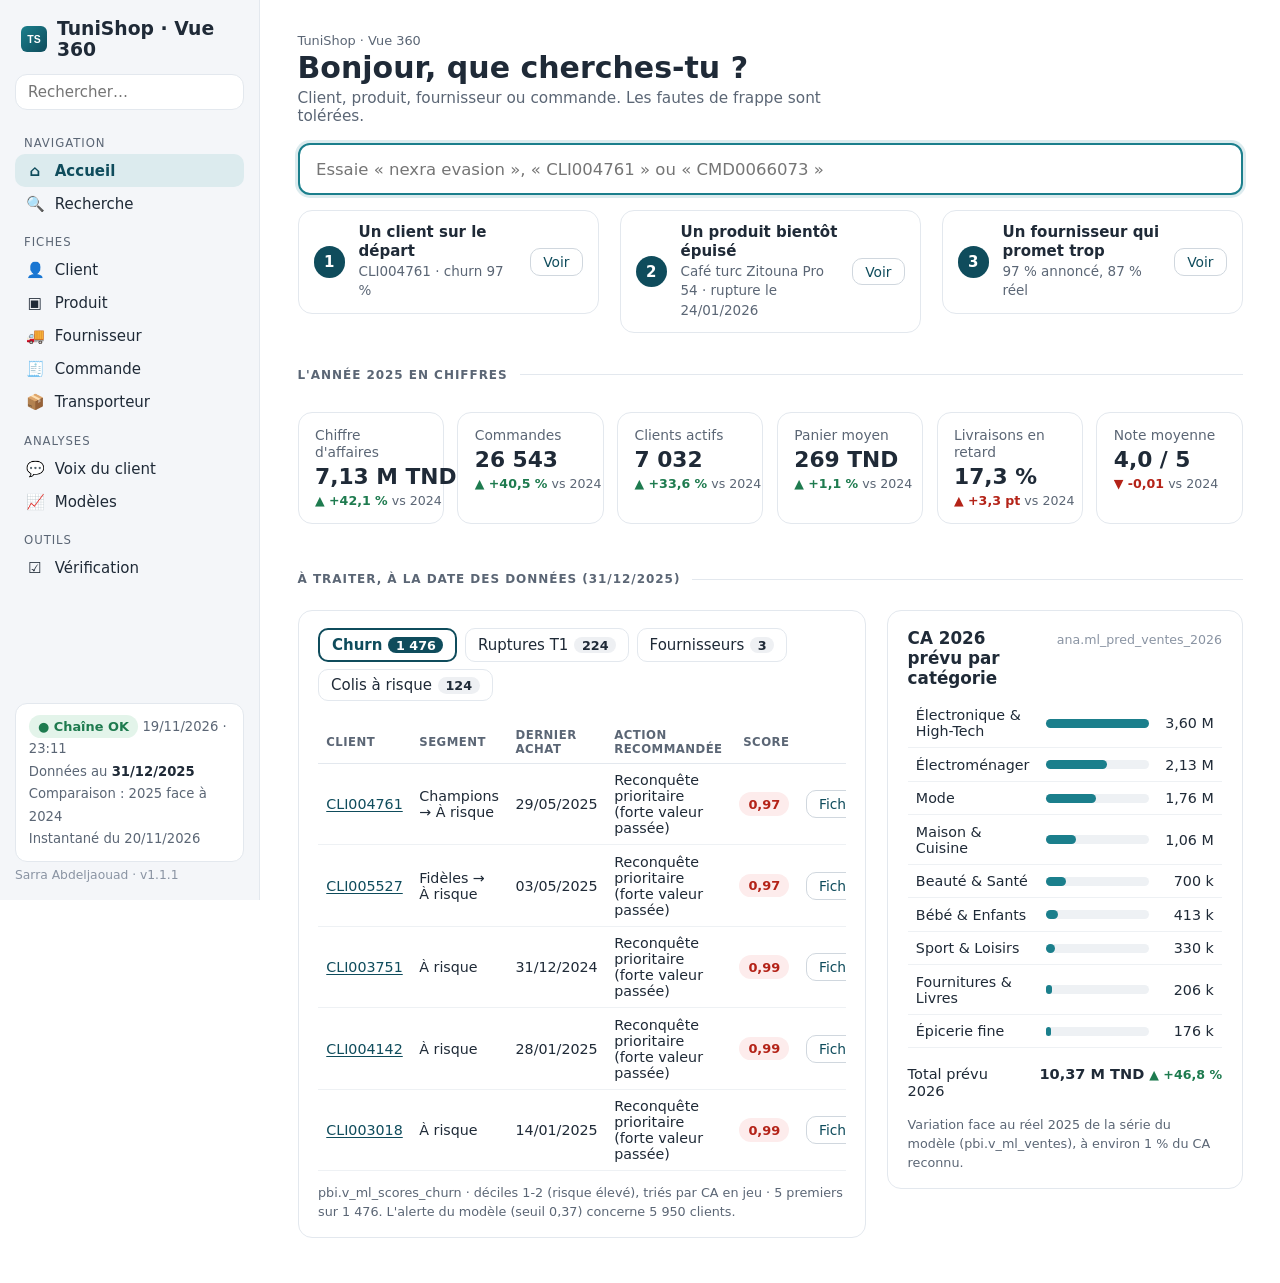
<file: site/index.html>
<!DOCTYPE html>
<html lang="fr">
<head>
<meta charset="utf-8">
<meta name="viewport" content="width=device-width, initial-scale=1">
<title>Accueil · TuniShop · Vue 360</title>
<link rel="icon" href="assets/icone_tunishop.svg" type="image/svg+xml">
<link rel="stylesheet" href="css/tunishop-theme.css">
<link rel="stylesheet" href="css/complements.css">
</head>
<body>
<noscript>Cette plateforme a besoin de JavaScript.</noscript>
<script type="module" src="js/pages/accueil.js"></script>
</body>
</html>
</file>
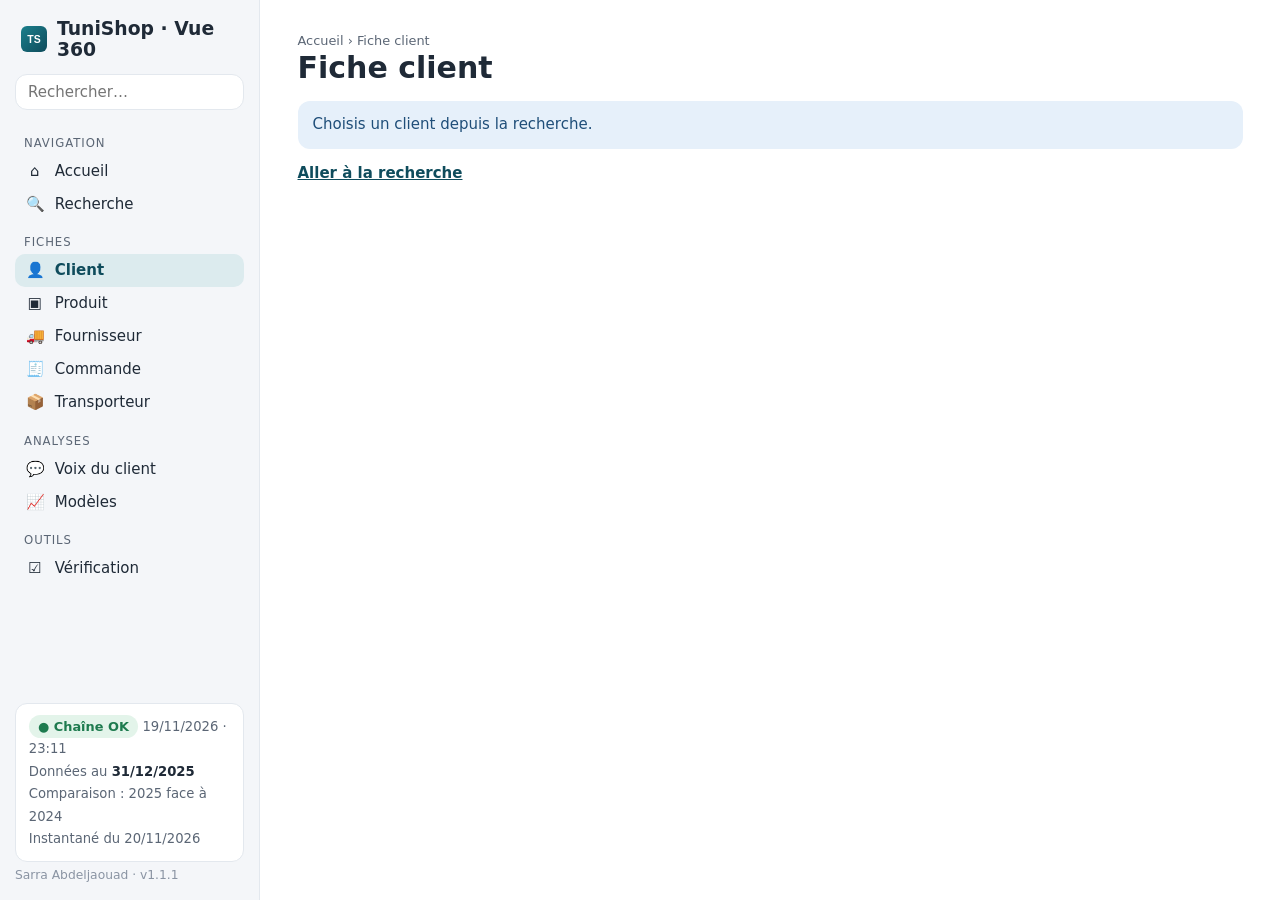
<file: site/client.html>
<!DOCTYPE html>
<html lang="fr">
<head>
<meta charset="utf-8">
<meta name="viewport" content="width=device-width, initial-scale=1">
<title>Client · TuniShop · Vue 360</title>
<link rel="icon" href="assets/icone_tunishop.svg" type="image/svg+xml">
<link rel="stylesheet" href="css/tunishop-theme.css">
<link rel="stylesheet" href="css/complements.css">
</head>
<body>
<noscript>Cette plateforme a besoin de JavaScript.</noscript>
<script type="module" src="js/pages/client.js"></script>
</body>
</html>
</file>
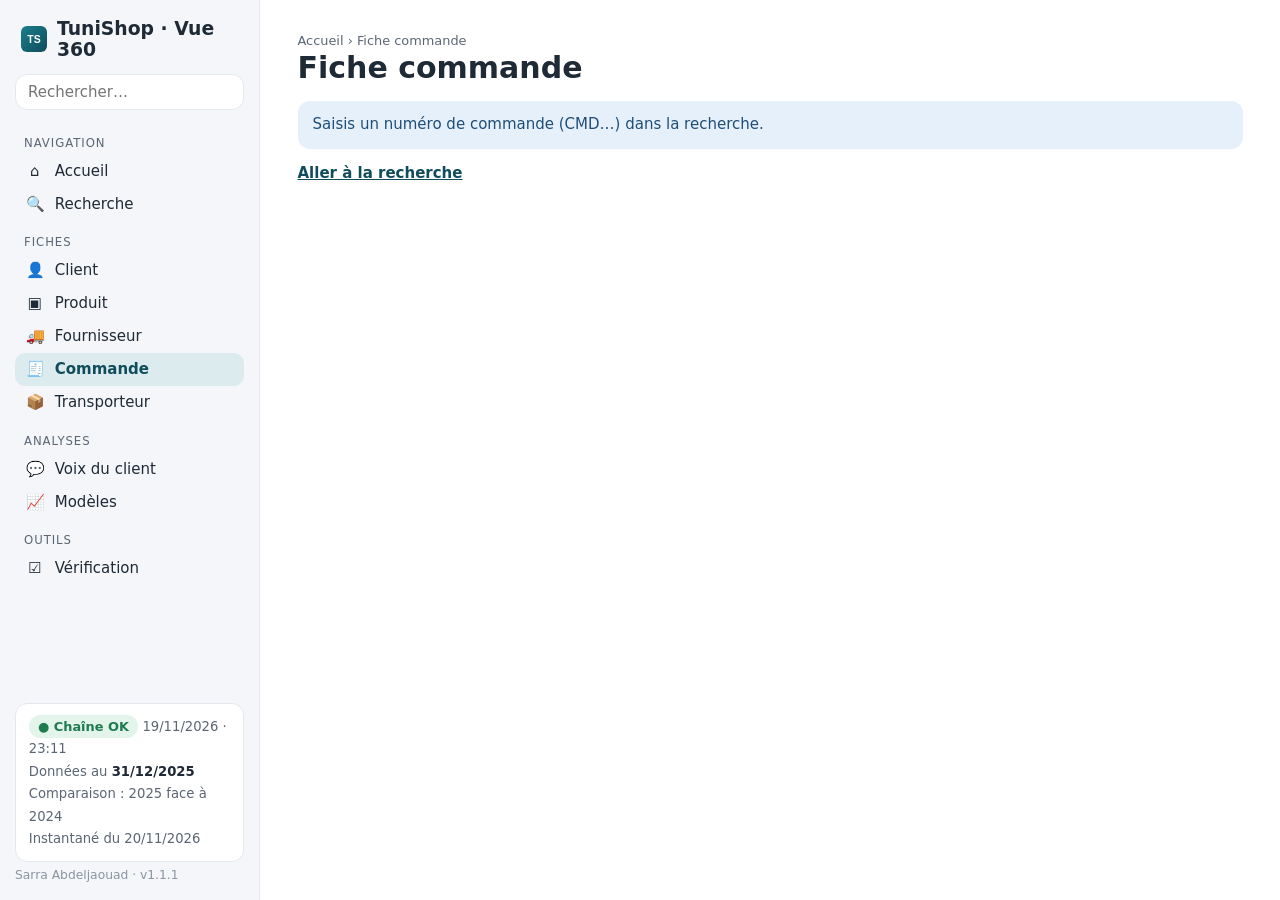
<file: site/commande.html>
<!DOCTYPE html>
<html lang="fr">
<head>
<meta charset="utf-8">
<meta name="viewport" content="width=device-width, initial-scale=1">
<title>Commande · TuniShop · Vue 360</title>
<link rel="icon" href="assets/icone_tunishop.svg" type="image/svg+xml">
<link rel="stylesheet" href="css/tunishop-theme.css">
<link rel="stylesheet" href="css/complements.css">
</head>
<body>
<noscript>Cette plateforme a besoin de JavaScript.</noscript>
<script type="module" src="js/pages/commande.js"></script>
</body>
</html>
</file>
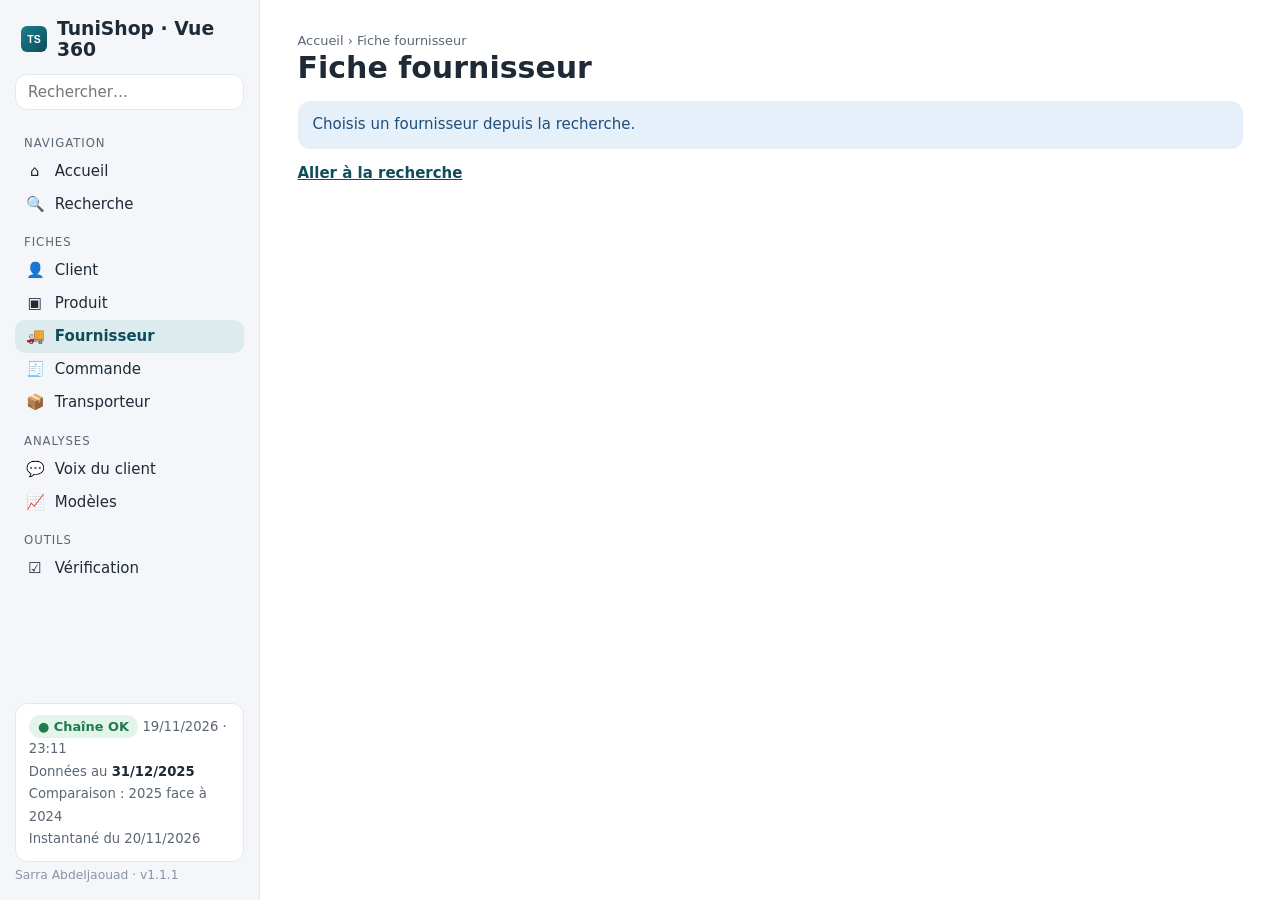
<file: site/fournisseur.html>
<!DOCTYPE html>
<html lang="fr">
<head>
<meta charset="utf-8">
<meta name="viewport" content="width=device-width, initial-scale=1">
<title>Fournisseur · TuniShop · Vue 360</title>
<link rel="icon" href="assets/icone_tunishop.svg" type="image/svg+xml">
<link rel="stylesheet" href="css/tunishop-theme.css">
<link rel="stylesheet" href="css/complements.css">
</head>
<body>
<noscript>Cette plateforme a besoin de JavaScript.</noscript>
<script type="module" src="js/pages/fournisseur.js"></script>
</body>
</html>
</file>
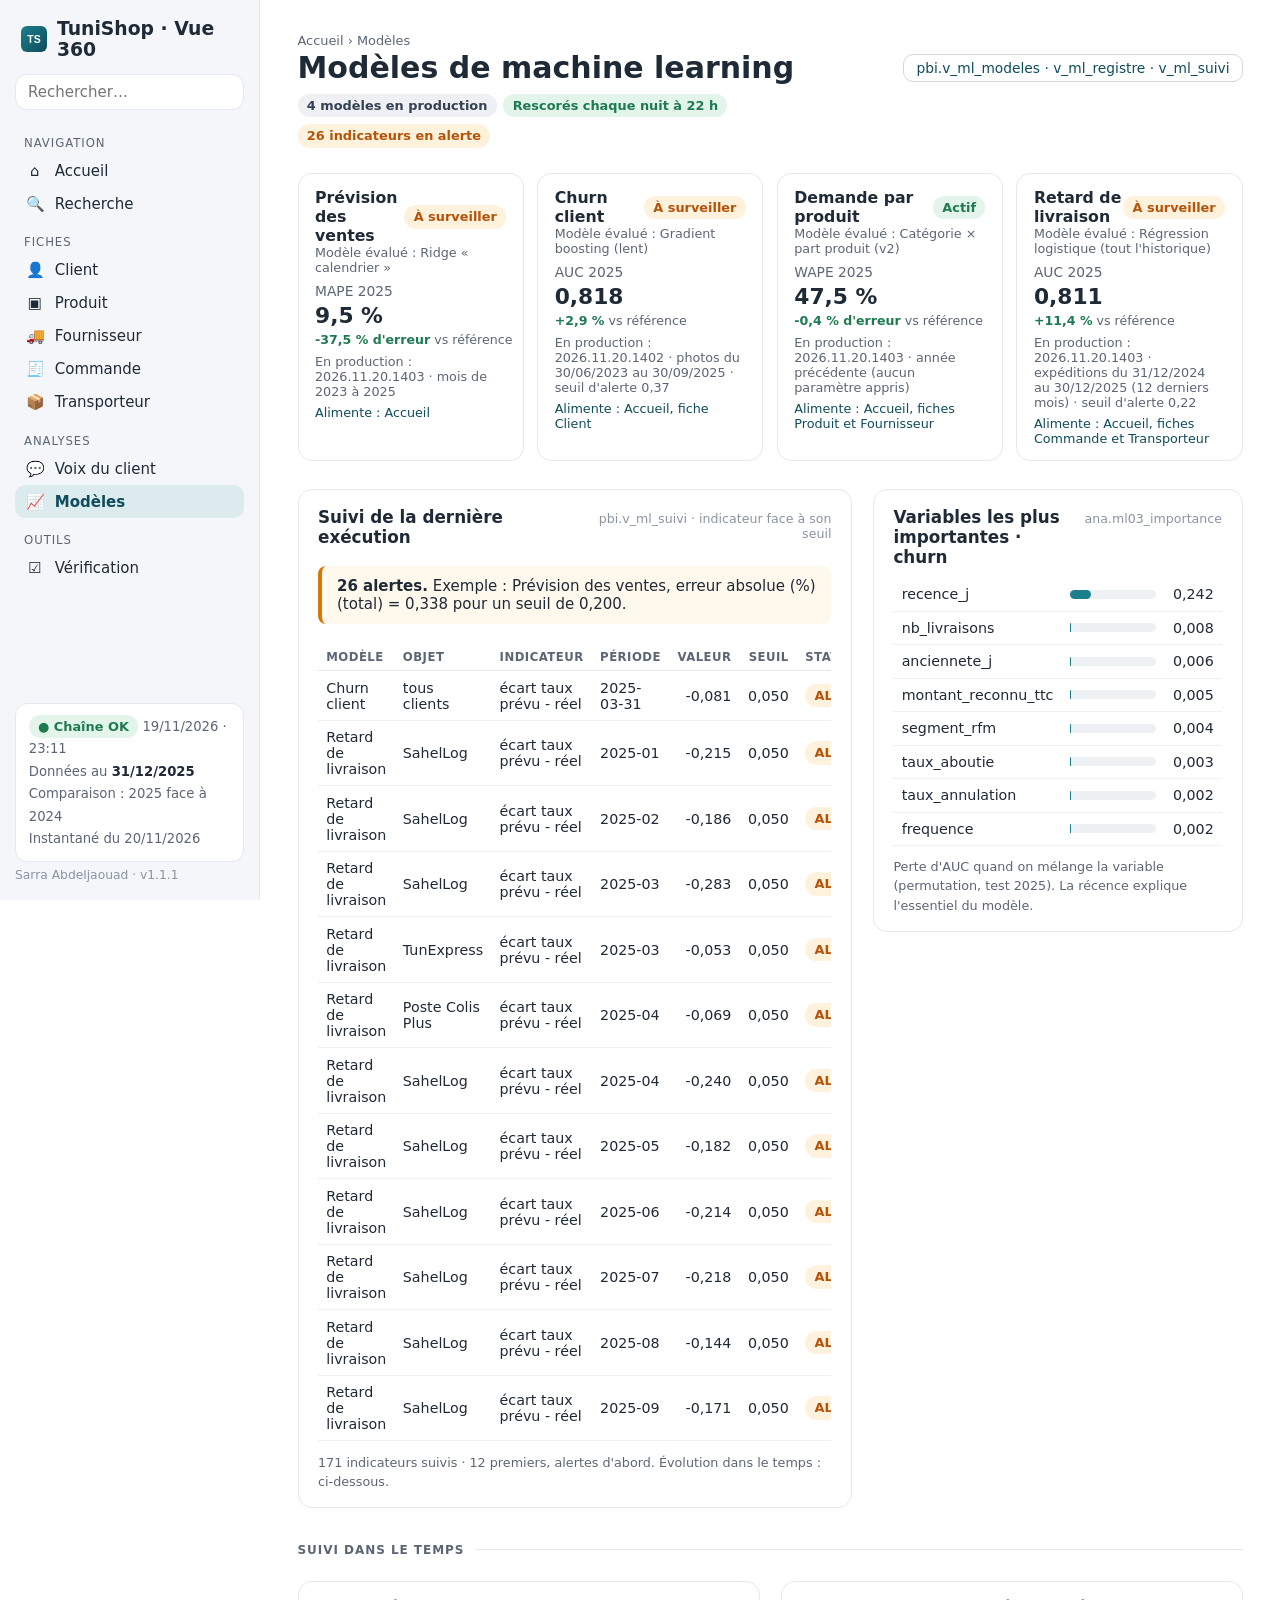
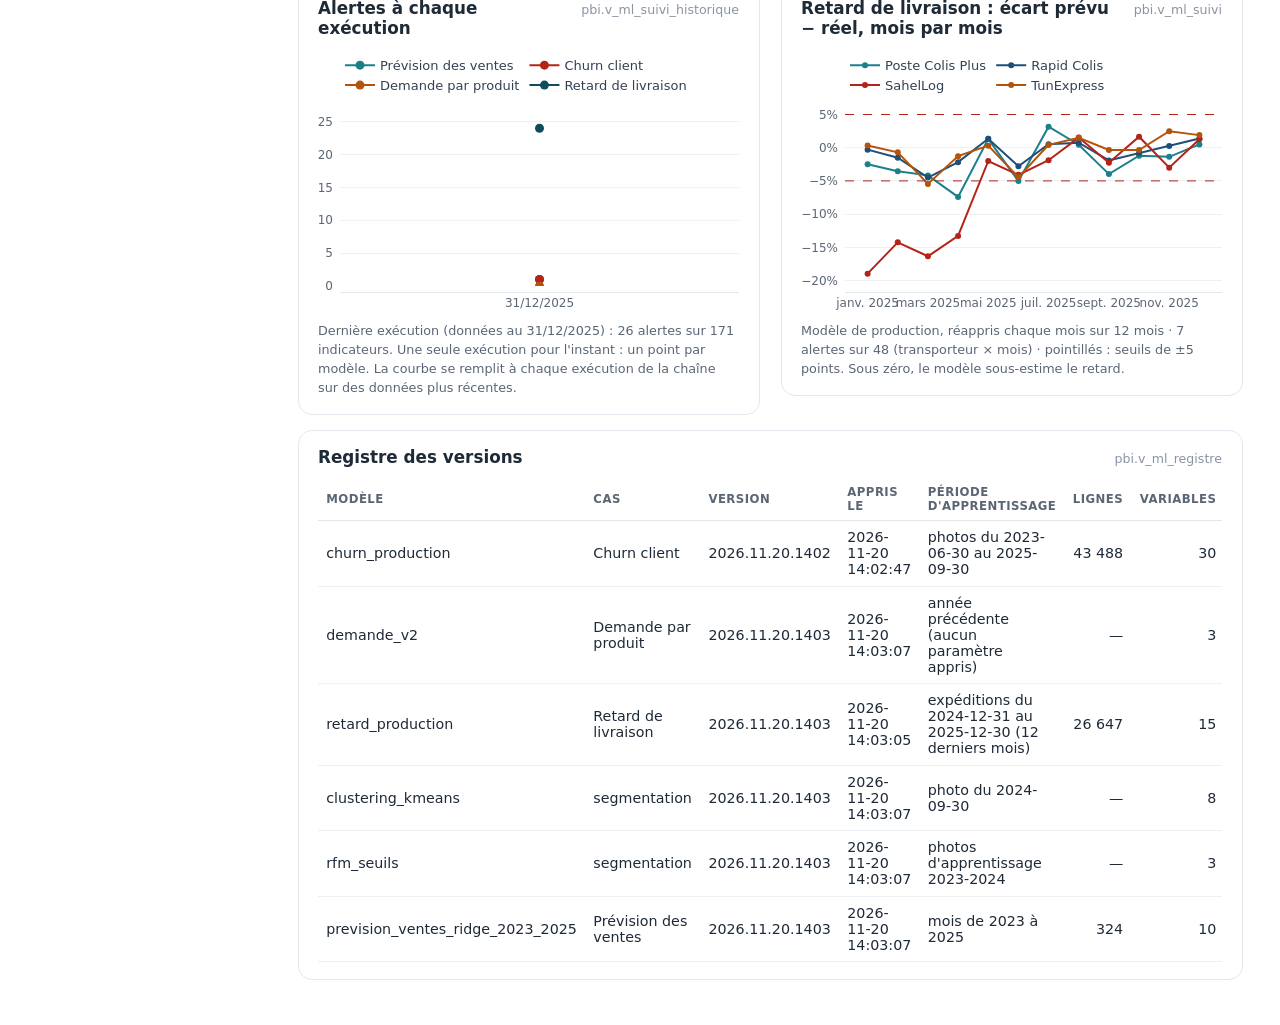
<file: site/modeles.html>
<!DOCTYPE html>
<html lang="fr">
<head>
<meta charset="utf-8">
<meta name="viewport" content="width=device-width, initial-scale=1">
<title>Modèles · TuniShop · Vue 360</title>
<link rel="icon" href="assets/icone_tunishop.svg" type="image/svg+xml">
<link rel="stylesheet" href="css/tunishop-theme.css">
<link rel="stylesheet" href="css/complements.css">
</head>
<body>
<noscript>Cette plateforme a besoin de JavaScript.</noscript>
<script type="module" src="js/pages/modeles.js"></script>
</body>
</html>
</file>
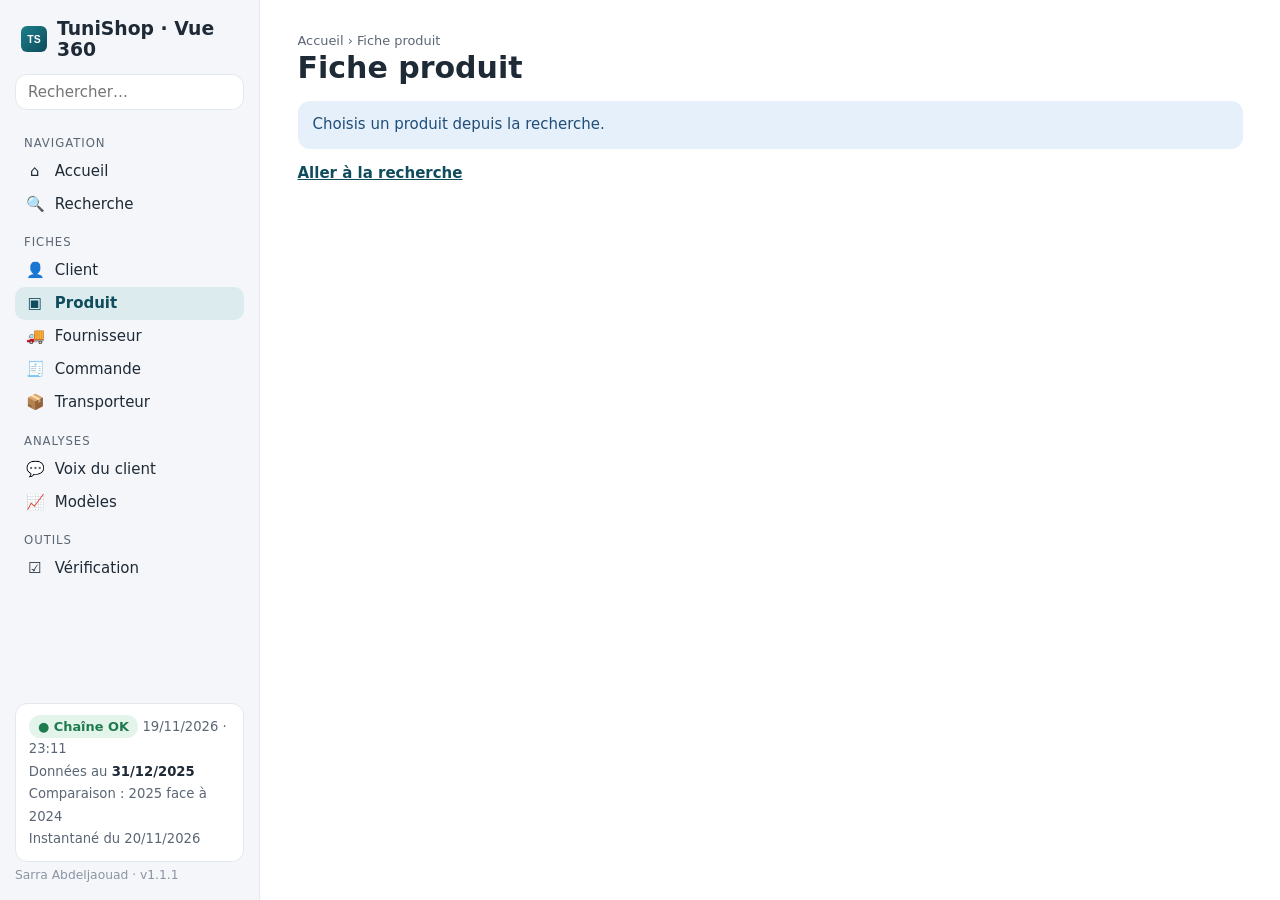
<file: site/produit.html>
<!DOCTYPE html>
<html lang="fr">
<head>
<meta charset="utf-8">
<meta name="viewport" content="width=device-width, initial-scale=1">
<title>Produit · TuniShop · Vue 360</title>
<link rel="icon" href="assets/icone_tunishop.svg" type="image/svg+xml">
<link rel="stylesheet" href="css/tunishop-theme.css">
<link rel="stylesheet" href="css/complements.css">
</head>
<body>
<noscript>Cette plateforme a besoin de JavaScript.</noscript>
<script type="module" src="js/pages/produit.js"></script>
</body>
</html>
</file>
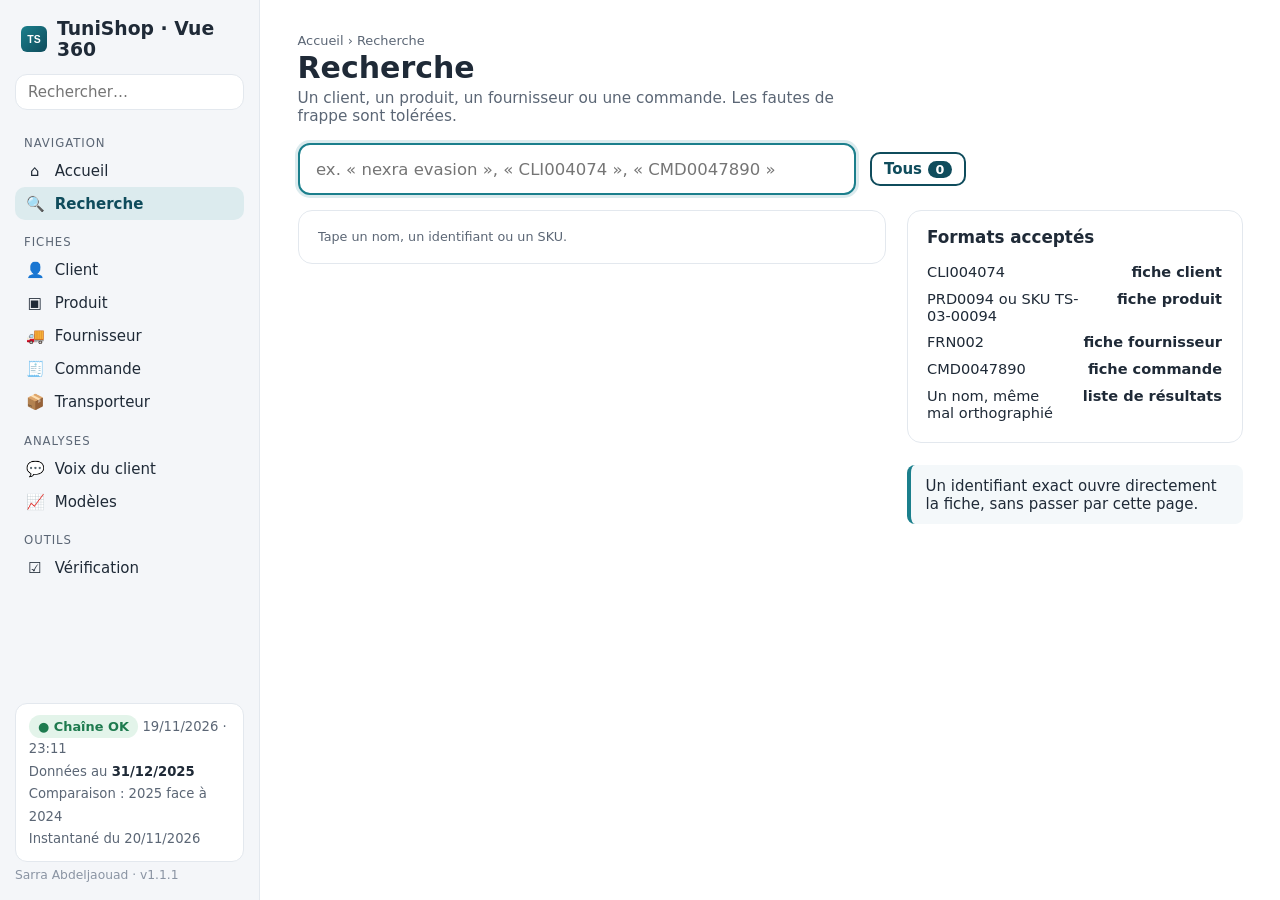
<file: site/recherche.html>
<!DOCTYPE html>
<html lang="fr">
<head>
<meta charset="utf-8">
<meta name="viewport" content="width=device-width, initial-scale=1">
<title>Recherche · TuniShop · Vue 360</title>
<link rel="icon" href="assets/icone_tunishop.svg" type="image/svg+xml">
<link rel="stylesheet" href="css/tunishop-theme.css">
<link rel="stylesheet" href="css/complements.css">
</head>
<body>
<noscript>Cette plateforme a besoin de JavaScript.</noscript>
<script type="module" src="js/pages/recherche.js"></script>
</body>
</html>
</file>
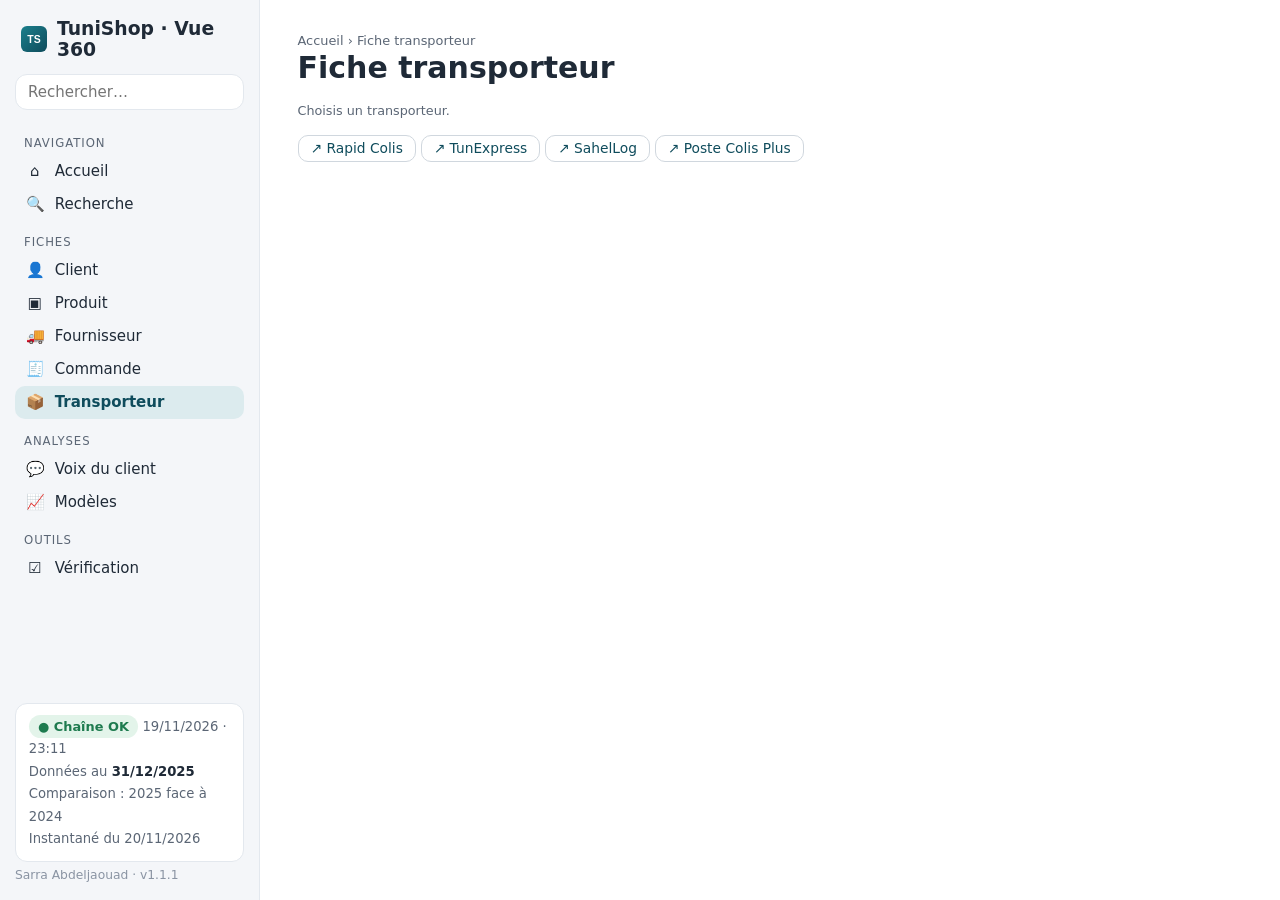
<file: site/transporteur.html>
<!DOCTYPE html>
<html lang="fr">
<head>
<meta charset="utf-8">
<meta name="viewport" content="width=device-width, initial-scale=1">
<title>Transporteur · TuniShop · Vue 360</title>
<link rel="icon" href="assets/icone_tunishop.svg" type="image/svg+xml">
<link rel="stylesheet" href="css/tunishop-theme.css">
<link rel="stylesheet" href="css/complements.css">
</head>
<body>
<noscript>Cette plateforme a besoin de JavaScript.</noscript>
<script type="module" src="js/pages/transporteur.js"></script>
</body>
</html>
</file>
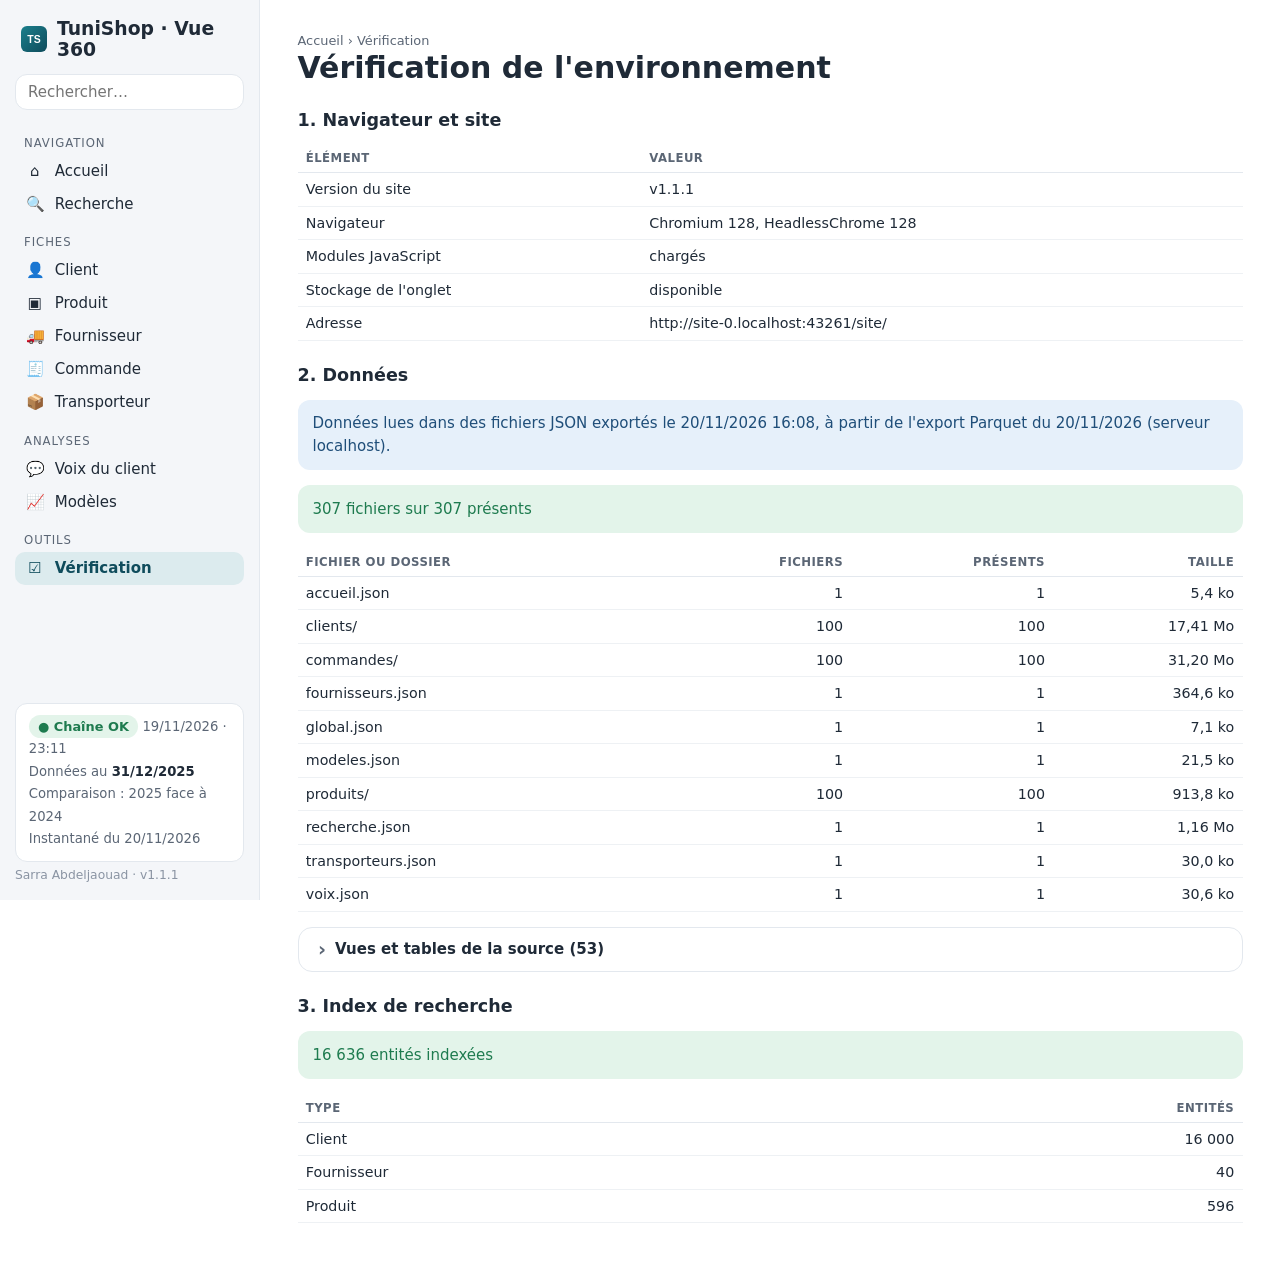
<file: site/verification.html>
<!DOCTYPE html>
<html lang="fr">
<head>
<meta charset="utf-8">
<meta name="viewport" content="width=device-width, initial-scale=1">
<title>Vérification · TuniShop · Vue 360</title>
<link rel="icon" href="assets/icone_tunishop.svg" type="image/svg+xml">
<link rel="stylesheet" href="css/tunishop-theme.css">
<link rel="stylesheet" href="css/complements.css">
</head>
<body>
<noscript>Cette plateforme a besoin de JavaScript.</noscript>
<script type="module" src="js/pages/verification.js"></script>
</body>
</html>
</file>
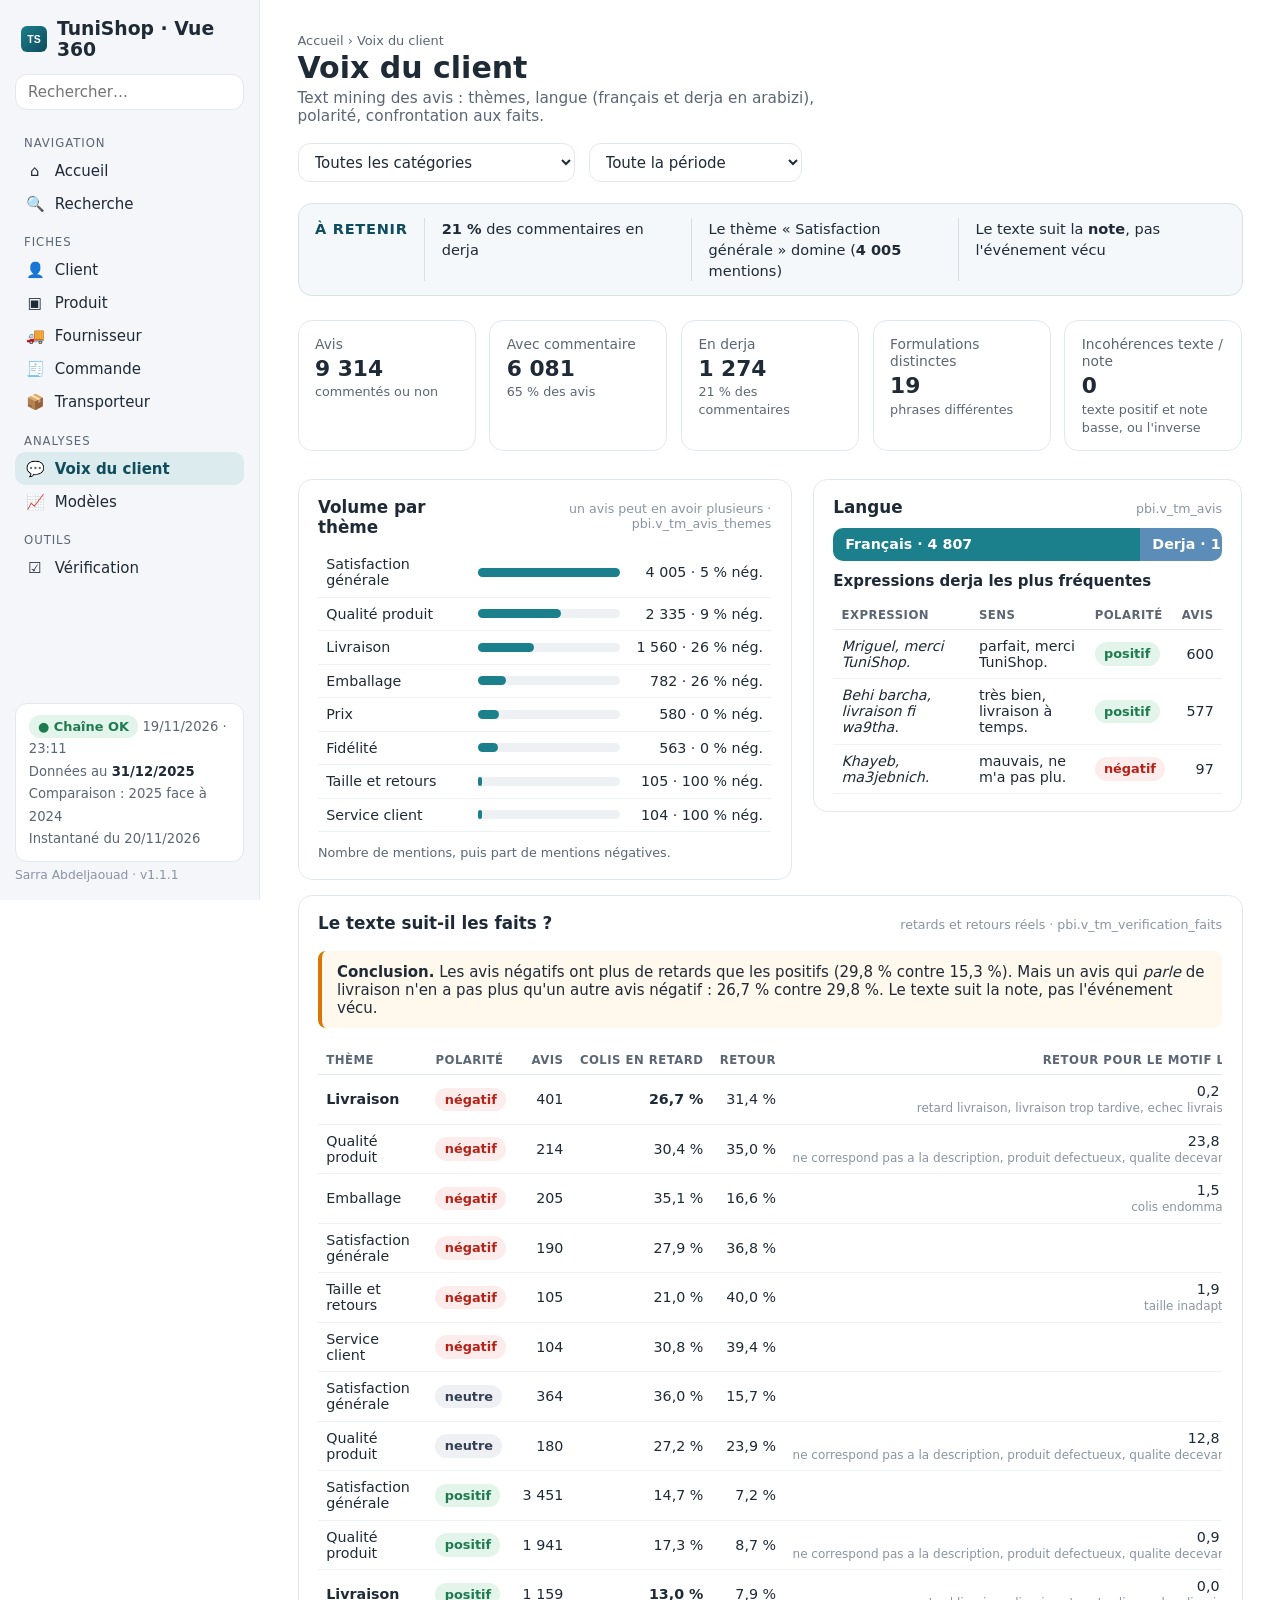
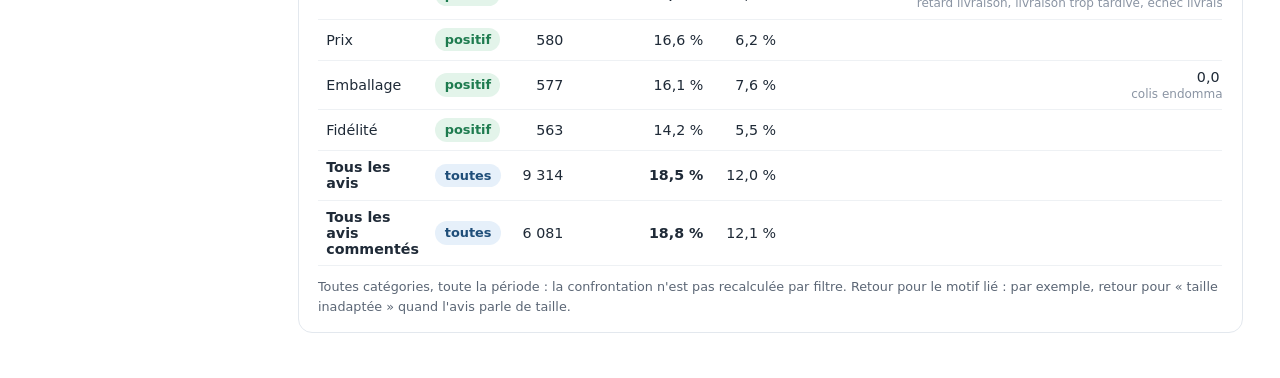
<file: site/voix-du-client.html>
<!DOCTYPE html>
<html lang="fr">
<head>
<meta charset="utf-8">
<meta name="viewport" content="width=device-width, initial-scale=1">
<title>Voix du client · TuniShop · Vue 360</title>
<link rel="icon" href="assets/icone_tunishop.svg" type="image/svg+xml">
<link rel="stylesheet" href="css/tunishop-theme.css">
<link rel="stylesheet" href="css/complements.css">
</head>
<body>
<noscript>Cette plateforme a besoin de JavaScript.</noscript>
<script type="module" src="js/pages/voix-du-client.js"></script>
</body>
</html>
</file>
<file: site/css/tunishop-theme.css>
/* =============================================================================
   TuniShop · Vue 360 : feuille de style commune (version HTML)
   Source : .streamlit/config.toml et src/ui.py de l'application Streamlit (v0.13.3),
   elles-mêmes relevées sur les Maquettes 2. Toute couleur ou taille modifiée ici
   doit l'être aussi côté Streamlit, et inversement.
   Auteure : Sarra Abdeljaouad
   ============================================================================= */

/* ---------------------------------------------------------------------------
   1. Jetons de style (variables)
   --------------------------------------------------------------------------- */
:root {
  /* Marque */
  --ts-fonce:   #0F4C5C;   /* bleu canard foncé : boutons, onglet actif, liens, pastilles numérotées */
  --ts-canard:  #1B7F8C;   /* barres, filets d'encadré, série principale */
  --ts-clair:   #9CC3C9;   /* série de comparaison (année N-1) */

  /* Texte */
  --ts-texte:        #1F2A37;  /* titres, valeurs */
  --ts-texte-2:      #344054;  /* légendes, badges gris */
  --ts-gris:         #5B6675;  /* libellés, sous-titres, intertitres */
  --ts-gris-clair:   #8A94A3;  /* sources, identifiants, signature */

  /* Fonds et bordures */
  --ts-fond:          #FFFFFF;
  --ts-fond-2:        #F4F6F9;  /* barre latérale, survols */
  --ts-fond-actif:    #DCEBEE;  /* entrée de menu active */
  --ts-fond-icone:    #EEF3F5;
  --ts-fond-encadre:  #F4F8FA;
  --ts-bord:          #E3E8EE;  /* cartes, tableaux (en-tête) */
  --ts-bord-leger:    #EEF1F4;  /* lignes de tableau, grille, fond de barre */
  --ts-bord-bouton:   #D0D7DE;
  --ts-fond-jauge:    #EEF1F5;
  --ts-attente:       #B9C3CE;
  --ts-surlignage:    #FFE9A8;  /* recherche floue : partie trouvée */

  /* Couleurs de sens (ne jamais changer leur signification) */
  --ts-rouge:  #B42318;  --ts-rouge-fond:  #FDECEC;  /* alerte, baisse défavorable, retard */
  --ts-orange: #B45309;  --ts-orange-fond: #FFF2DC;  /* vigilance */
  --ts-vert:   #1E7B4F;  --ts-vert-fond:   #E3F4EA;  /* favorable, à temps, chaîne OK */
  --ts-bleu:   #1F4E79;  --ts-bleu-fond:   #E6F0FA;  /* information */
  --ts-ambre:  #D97706;                              /* filet d'encadré d'alerte */
  --ts-gris-fond: #EEF0F3;
  --ts-canard-fond: #DCEBEE;

  /* Bandeau « À retenir » : fond / bordure */
  --ts-retenir-rouge-fond:  #FDF1F0;  --ts-retenir-rouge-bord:  #F4C7C3;
  --ts-retenir-orange-fond: #FFF7EA;  --ts-retenir-orange-bord: #F6D9A8;
  --ts-retenir-neutre-fond: #F4F8FA;  --ts-retenir-neutre-bord: #D5E3E7;

  /* Graphiques : ordre des couleurs par catégorie */
  --ts-serie-1: #0F4C5C; --ts-serie-2: #9CC3C9; --ts-serie-3: #1B7F8C; --ts-serie-4: #D97706;
  --ts-serie-5: #B42318; --ts-serie-6: #1E7B4F; --ts-serie-7: #7B4F9E; --ts-serie-8: #8C8C8C;

  /* Typographie */
  --ts-police: Inter, 'Segoe UI', system-ui, sans-serif;
  --ts-taille-base: 15px;

  /* Formes */
  --ts-rayon-carte: 14px;
  --ts-rayon: 12px;
  --ts-rayon-bouton: 10px;
  --ts-largeur-max: 1500px;
}

/* ---------------------------------------------------------------------------
   2. Base et mise en page (équivalent du thème Streamlit)
   --------------------------------------------------------------------------- */
*, *::before, *::after { box-sizing: border-box; }
html { font-size: var(--ts-taille-base); }
body {
  margin: 0; font-family: var(--ts-police); color: var(--ts-texte); background: var(--ts-fond);
  font-feature-settings: "tnum" 1;            /* chiffres à chasse fixe : colonnes alignées */
  -webkit-font-smoothing: antialiased;
}
h1, h2, h3 { font-family: var(--ts-police); color: var(--ts-texte); }
h1 { font-weight: 700; } h2, h3 { font-weight: 650; }
a { color: var(--ts-fonce); }

.ts-app { display: flex; min-height: 100vh; }
.ts-menu {
  flex: none; width: 260px; background: var(--ts-fond-2); border-right: 1px solid var(--ts-bord);
  padding: 1.2rem 1rem; display: flex; flex-direction: column; gap: .3rem;
  position: sticky; top: 0; height: 100vh; overflow-y: auto;
}
.ts-menu-groupe { font-size: .78rem; letter-spacing: .08em; text-transform: uppercase; color: var(--ts-gris);
  margin: 1rem .6rem .3rem; }
.ts-menu a.ts-menu-lien { display: flex; align-items: center; gap: .7rem; padding: .5rem .7rem; border-radius: var(--ts-rayon-bouton);
  color: var(--ts-texte); text-decoration: none; }
.ts-menu a.ts-menu-lien:hover { background: var(--ts-fond); }
.ts-menu a.ts-menu-lien.actif { background: var(--ts-fond-actif); color: var(--ts-fonce); font-weight: 650; }
.ts-menu-pied { margin-top: auto; }
.ts-contenu { flex: 1; min-width: 0; padding: 2.2rem 2.5rem 3rem; max-width: var(--ts-largeur-max); }

/* Champs et boutons */
.ts-champ { width: 100%; font: inherit; padding: .55rem .8rem; border: 1px solid var(--ts-bord); border-radius: var(--ts-rayon);
  background: var(--ts-fond); color: var(--ts-texte); }
.ts-champ:focus { outline: none; border-color: var(--ts-fonce); box-shadow: 0 0 0 3px var(--ts-fond-actif); }
.ts-champ.grand { padding: .95rem 1.1rem; font-size: 1.1rem; border: 2px solid var(--ts-canard); }
.ts-bouton { display: inline-block; font: inherit; padding: .45rem .95rem; border-radius: var(--ts-rayon-bouton);
  background: var(--ts-fonce); color: #FFF; border: 1px solid var(--ts-fonce); cursor: pointer; text-decoration: none; }

/* Onglets (tableau « À traiter ») */
.ts-onglets { display: flex; flex-wrap: wrap; gap: .5rem; margin-bottom: .6rem; }
.ts-onglet { font: inherit; padding: .4rem .8rem; border: 1px solid var(--ts-bord); border-radius: var(--ts-rayon-bouton);
  background: var(--ts-fond); color: var(--ts-texte); cursor: pointer; }
.ts-onglet .ts-compteur { margin-left: .4rem; padding: .05rem .5rem; border-radius: 999px; background: var(--ts-gris-fond);
  font-size: .85rem; font-weight: 600; }
.ts-onglet.actif { border: 2px solid var(--ts-fonce); color: var(--ts-fonce); font-weight: 650; }
.ts-onglet.actif .ts-compteur { background: var(--ts-fonce); color: #FFF; }

/* Carte (équivalent st.container(border=True)) */
.ts-carte { border: 1px solid var(--ts-bord); border-radius: var(--ts-rayon-carte); background: var(--ts-fond); padding: 1.1rem 1.3rem; }
.ts-grille { display: grid; gap: .9rem; }

/* ---------------------------------------------------------------------------
   3. Composants : copie conforme de src/ui.py (mêmes noms de classes)
   --------------------------------------------------------------------------- */
/* en-tête de page */
.ts-fil {font-size: .86rem; color: var(--ts-gris); margin-bottom: .1rem;}
.ts-titre {font-size: 2rem; font-weight: 700; color: var(--ts-texte); line-height: 1.2; margin: 0;}
.ts-titre .ts-id {white-space: nowrap; font-size: 1.35rem; font-weight: 400; color: var(--ts-gris-clair);}
.ts-sous-titre {color: var(--ts-gris); font-size: 1.02rem; margin: .25rem 0 .2rem 0;}
.ts-pastilles {display: flex; flex-wrap: wrap; gap: .45rem; margin: .55rem 0 .3rem 0;}
.ts-id-dessous {font-size: 1.05rem; color: var(--ts-gris-clair); margin-top: .1rem;}

/* badges : ajouter la classe de ton */
.ts-badge {display: inline-block; padding: .14rem .62rem; border-radius: 999px; font-size: .86rem;
           font-weight: 600; white-space: nowrap; line-height: 1.5;}
.ts-badge.rouge  {background: var(--ts-rouge-fond);  color: var(--ts-rouge);}
.ts-badge.vert   {background: var(--ts-vert-fond);   color: var(--ts-vert);}
.ts-badge.orange {background: var(--ts-orange-fond); color: var(--ts-orange);}
.ts-badge.bleu   {background: var(--ts-bleu-fond);   color: var(--ts-bleu);}
.ts-badge.gris   {background: var(--ts-gris-fond);   color: var(--ts-texte-2);}
.ts-badge.canard {background: var(--ts-canard-fond); color: var(--ts-fonce);}

/* liens d'en-tête (boutons contour) */
.ts-liens {display: flex; flex-wrap: wrap; justify-content: flex-end; gap: .5rem; margin-top: 1.4rem;}
.ts-lien-bouton {display: inline-block; border: 1px solid var(--ts-bord-bouton); border-radius: var(--ts-rayon-bouton); padding: .32rem .8rem;
                 color: var(--ts-fonce) !important; text-decoration: none !important; font-size: .92rem; background: #FFF;}
.ts-lien-bouton:hover {background: var(--ts-fond-2);}

/* cartes KPI */
.ts-kpis {display: grid; gap: .9rem; margin: .4rem 0 .9rem 0;}
.ts-kpi {border: 1px solid var(--ts-bord); border-radius: var(--ts-rayon-carte); padding: .95rem 1.1rem; background: #FFF;}
.ts-kpi-label {color: var(--ts-gris); font-size: .92rem; line-height: 1.25;}
.ts-kpi-valeur {font-size: clamp(1.25rem, 1.7vw, 1.75rem); font-weight: 700; color: var(--ts-texte); margin: .2rem 0 .1rem 0; white-space: nowrap;}
.ts-kpi-delta {font-size: .84rem; color: var(--ts-gris); white-space: nowrap;}
.ts-kpi-delta .favorable   {color: var(--ts-vert);  font-weight: 600;}
.ts-kpi-delta .defavorable {color: var(--ts-rouge); font-weight: 600;}
.ts-kpi-note {font-size: .85rem; color: var(--ts-gris);}

/* titre de carte : titre à gauche, source à droite */
.ts-carte-titre {display: flex; justify-content: space-between; align-items: baseline; gap: 1rem; margin-bottom: .35rem;}
.ts-carte-titre b {font-size: 1.12rem; color: var(--ts-texte);}
.ts-carte-titre span {font-size: .84rem; color: var(--ts-gris-clair); text-align: right;}

/* tableaux */
.ts-table {width: 100%; border-collapse: collapse; font-size: .95rem;}
.ts-table th {text-align: left; font-size: .78rem; letter-spacing: .04em; text-transform: uppercase; color: var(--ts-gris);
              font-weight: 600; padding: .45rem .55rem; border-bottom: 1px solid var(--ts-bord);}
.ts-table td {padding: .55rem .55rem; border-bottom: 1px solid var(--ts-bord-leger); vertical-align: middle;}
.ts-table td.num, .ts-table th.num {text-align: right; white-space: nowrap;}
.ts-table a {color: var(--ts-fonce); text-decoration: underline; text-underline-offset: 2px;}
.ts-table tr.fort td {font-weight: 700;}

/* barres horizontales (volumes) */
.ts-barre {background: var(--ts-bord-leger); border-radius: 99px; height: 9px; width: 100%;}
.ts-barre > div {background: var(--ts-canard); border-radius: 99px; height: 9px;}

/* libellé / valeur */
.ts-kv {display: flex; justify-content: space-between; gap: 1rem; padding: .32rem 0; font-size: .97rem;}
.ts-kv b {white-space: nowrap;}

/* intertitre en capitales avec filet */
.ts-section {display: flex; align-items: center; gap: .8rem; margin: 1.3rem 0 .6rem 0;
  font-size: .8rem; font-weight: 650; letter-spacing: .08em; color: var(--ts-gris); text-transform: uppercase;}
.ts-section::after {content: ""; flex: 1; height: 1px; background: var(--ts-bord);}

/* bandeau « À retenir » */
.ts-retenir {display: flex; gap: 0; border-radius: var(--ts-rayon-carte); padding: .95rem 1.1rem; margin: .4rem 0 .2rem 0;
  border: 1px solid; font-size: .97rem; line-height: 1.45;}
.ts-retenir .t {font-weight: 700; letter-spacing: .05em; padding-right: 1.1rem; white-space: nowrap;}
.ts-retenir .c {flex: 1; padding: 0 1.1rem; border-left: 1px solid rgba(31,42,55,.12);}
.ts-retenir.rouge  {background: var(--ts-retenir-rouge-fond);  border-color: var(--ts-retenir-rouge-bord);}  .ts-retenir.rouge .t  {color: var(--ts-rouge);}
.ts-retenir.orange {background: var(--ts-retenir-orange-fond); border-color: var(--ts-retenir-orange-bord);} .ts-retenir.orange .t {color: var(--ts-orange);}
.ts-retenir.neutre {background: var(--ts-retenir-neutre-fond); border-color: var(--ts-retenir-neutre-bord);} .ts-retenir.neutre .t {color: var(--ts-fonce);}

/* cartes de la visite guidée (accueil) */
.ts-visite {display: flex; align-items: center; gap: .9rem; border: 1px solid var(--ts-bord); border-radius: var(--ts-rayon-carte);
  padding: .8rem 1rem; background: #FFF; height: 100%;}
.ts-visite .n {flex: none; width: 2.1rem; height: 2.1rem; border-radius: 99px; background: var(--ts-fonce); color: #FFF;
  display: flex; align-items: center; justify-content: center; font-weight: 700;}
.ts-visite .x {flex: 1; line-height: 1.3;} .ts-visite .x b {display: block; font-size: 1rem;}
.ts-visite .x span {color: var(--ts-gris); font-size: .9rem;}

/* état de la chaîne (pied du menu) */
.ts-statut {border: 1px solid var(--ts-bord); border-radius: var(--ts-rayon); background: #FFF; padding: .7rem .85rem;
  font-size: .88rem; color: var(--ts-gris); line-height: 1.7;}
.ts-statut b {color: var(--ts-texte);}
.ts-pied {font-size: .88rem; color: var(--ts-gris); line-height: 1.55;}
.ts-pied b {color: var(--ts-texte);}
.ts-signature {font-size: .82rem; color: var(--ts-gris-clair); margin-top: .4rem;}

/* résultats de recherche */
.ts-resultat {display: flex; align-items: center; gap: .9rem; padding: .7rem .2rem; border-bottom: 1px solid var(--ts-bord-leger);}
.ts-resultat .ic {flex: none; width: 2.3rem; height: 2.3rem; border-radius: var(--ts-rayon-bouton); background: var(--ts-fond-icone);
  display: flex; align-items: center; justify-content: center; font-size: 1.05rem;}
.ts-resultat .x {flex: 1; line-height: 1.35;} .ts-resultat .x b {font-size: 1.02rem;}
.ts-resultat .x span {color: var(--ts-gris); font-size: .88rem;}
.ts-resultat mark {background: var(--ts-surlignage); padding: 0 .12rem; border-radius: 3px;}

/* frise de suivi (commande, RFM) : la couleur de pastille se met avec .ok / .ko / .attente / .annule */
.ts-suivi {display: flex; align-items: flex-start; padding: .4rem 0 .2rem 0;
  background: linear-gradient(#CFE3E6,#CFE3E6) no-repeat center 15px/80% 3px;}
.ts-suivi .e {flex: 1; text-align: center;}
.ts-suivi .p {width: 30px; height: 30px; border-radius: 99px; margin: 0 auto; color: #FFF; font-weight: 800;
  display: flex; align-items: center; justify-content: center; font-size: .95rem;}
.ts-suivi .p.ok {background: var(--ts-vert);} .ts-suivi .p.ko {background: var(--ts-rouge);}
.ts-suivi .p.attente {background: var(--ts-attente);} .ts-suivi .p.annule {background: var(--ts-gris);}
.ts-suivi .l {font-weight: 650; margin-top: .35rem;} .ts-suivi .d {font-size: .86rem; color: var(--ts-gris);}

/* encadrés */
.ts-encadre {border-left: 4px solid var(--ts-canard); background: var(--ts-fond-encadre); border-radius: 8px; padding: .75rem 1rem; margin: .5rem 0;}
.ts-encadre.alerte {border-left-color: var(--ts-ambre); background: #FFF8EC;}

/* ---------------------------------------------------------------------------
   4. Ce que le HTML ajoute (sans changer la charte)
   --------------------------------------------------------------------------- */
.ts-kpi, .ts-visite, .ts-lien-bouton, .ts-onglet { transition: background .15s, border-color .15s, box-shadow .15s; }
.ts-visite:hover { border-color: var(--ts-bord-bouton); box-shadow: 0 2px 8px rgba(31,42,55,.06); }
.ts-table tbody tr:hover td { background: #FAFBFC; }
:focus-visible { outline: 2px solid var(--ts-fonce); outline-offset: 2px; }

/* Écrans étroits : menu en haut, grilles sur moins de colonnes */
@media (max-width: 1100px) {
  .ts-kpis { grid-template-columns: repeat(3, minmax(0,1fr)) !important; }
}
@media (max-width: 820px) {
  .ts-app { flex-direction: column; }
  .ts-menu { position: static; width: 100%; height: auto; }
  .ts-contenu { padding: 1.2rem 1rem 2rem; }
  .ts-kpis { grid-template-columns: repeat(2, minmax(0,1fr)) !important; }
  .ts-retenir { flex-direction: column; gap: .5rem; }
  .ts-retenir .c { border-left: none; padding: 0; }
  .ts-liens { justify-content: flex-start; margin-top: .6rem; }
}
</file>
<file: site/css/complements.css>
/* =============================================================================
   TuniShop · Vue 360 : compléments à tunishop-theme.css (version HTML)
   Uniquement ce que la charte ne couvre pas encore, avec ses propres jetons (variables).
   Rien ici ne redéfinit une couleur ou une forme de la charte.
   Auteure : Sarra Abdeljaouad
   ============================================================================= */

/* Menu : titre, recherche et pied (maquette) */
.ts-menu-titre {display: flex; align-items: center; gap: .6rem; margin: 0 .3rem .6rem; font-size: 1.25rem; font-weight: 700;
  color: var(--ts-texte); text-decoration: none;}
.ts-menu-titre img {width: 1.9rem; height: 1.9rem;}
.ts-menu form {margin: 0 0 .4rem;}
.ts-menu-lien .ic {width: 1.25rem; text-align: center; flex: none;}
.ts-menu-pied .ts-statut {margin-bottom: 0;}

/* Pile verticale et colonnes (équivalents de st.columns) */
.ts-pile {display: flex; flex-direction: column; gap: 1rem; min-width: 0;}
.ts-grille > * {min-width: 0;}
.ts-grille.centre {align-items: center;}
.ts-grille.haut {align-items: start;}
.ts-carte {display: flex; flex-direction: column; gap: .75rem; min-width: 0;}
.ts-carte > .ts-carte-titre {margin-bottom: 0;}

/* Légende grise (st.caption) */
.ts-legende {font-size: .85rem; color: var(--ts-gris); margin: 0; line-height: 1.5;}

/* Messages (st.info, st.error) : couleurs de sens de la charte */
.ts-message {margin: 0; padding: .85rem 1rem; border-radius: var(--ts-rayon); line-height: 1.5;}
.ts-message.info {background: var(--ts-bleu-fond); color: var(--ts-bleu);}
.ts-message.erreur {background: var(--ts-rouge-fond); color: var(--ts-rouge);}

/* Lien simple vers une page (st.page_link) */
.ts-lien-page {align-self: flex-start; color: var(--ts-fonce); font-weight: 600;}

/* Volet repliable (st.expander) */
.ts-volet {border: 1px solid var(--ts-bord); border-radius: var(--ts-rayon-carte); background: var(--ts-fond);}
.ts-volet summary {list-style: none; cursor: pointer; padding: .8rem 1.3rem; font-weight: 650; display: flex; gap: .6rem;
  align-items: center; border-radius: var(--ts-rayon-carte);}
.ts-volet summary::-webkit-details-marker {display: none;}
.ts-volet summary::before {content: "›"; font-size: 1.3rem; line-height: 1; color: var(--ts-gris); transition: transform .15s;}
.ts-volet[open] summary::before {transform: rotate(90deg);}
.ts-volet summary:hover {background: var(--ts-fond-2);}
.ts-volet[open] summary {border-bottom: 1px solid var(--ts-bord-leger); border-radius: var(--ts-rayon-carte) var(--ts-rayon-carte) 0 0;}
.ts-volet-corps {padding: 1.1rem 1.3rem;}

/* Tableaux larges : défilement dans la carte plutôt que débordement */
.ts-defile {overflow-x: auto;}

/* Graphiques */
.ts-graphique {width: 100%;}

/* Chargement */
.ts-chargement {color: var(--ts-gris); font-size: .9rem;}

/* Recherche : le champ principal occupe toute sa colonne */
.ts-recherche-ligne form {margin: 0;}

/* Écrans étroits : la charte met le menu en haut ; les grilles passent sur une colonne */
@media (max-width: 820px) {
  .ts-grille {grid-template-columns: 1fr !important;}
}

/* Message de succès (st.success) et panneaux d'onglets (st.tabs) */
.ts-message.succes {background: var(--ts-vert-fond); color: var(--ts-vert);}
.ts-panneau[hidden] {display: none;}
.ts-panneau {display: flex; flex-direction: column; gap: .75rem;}
</file>
